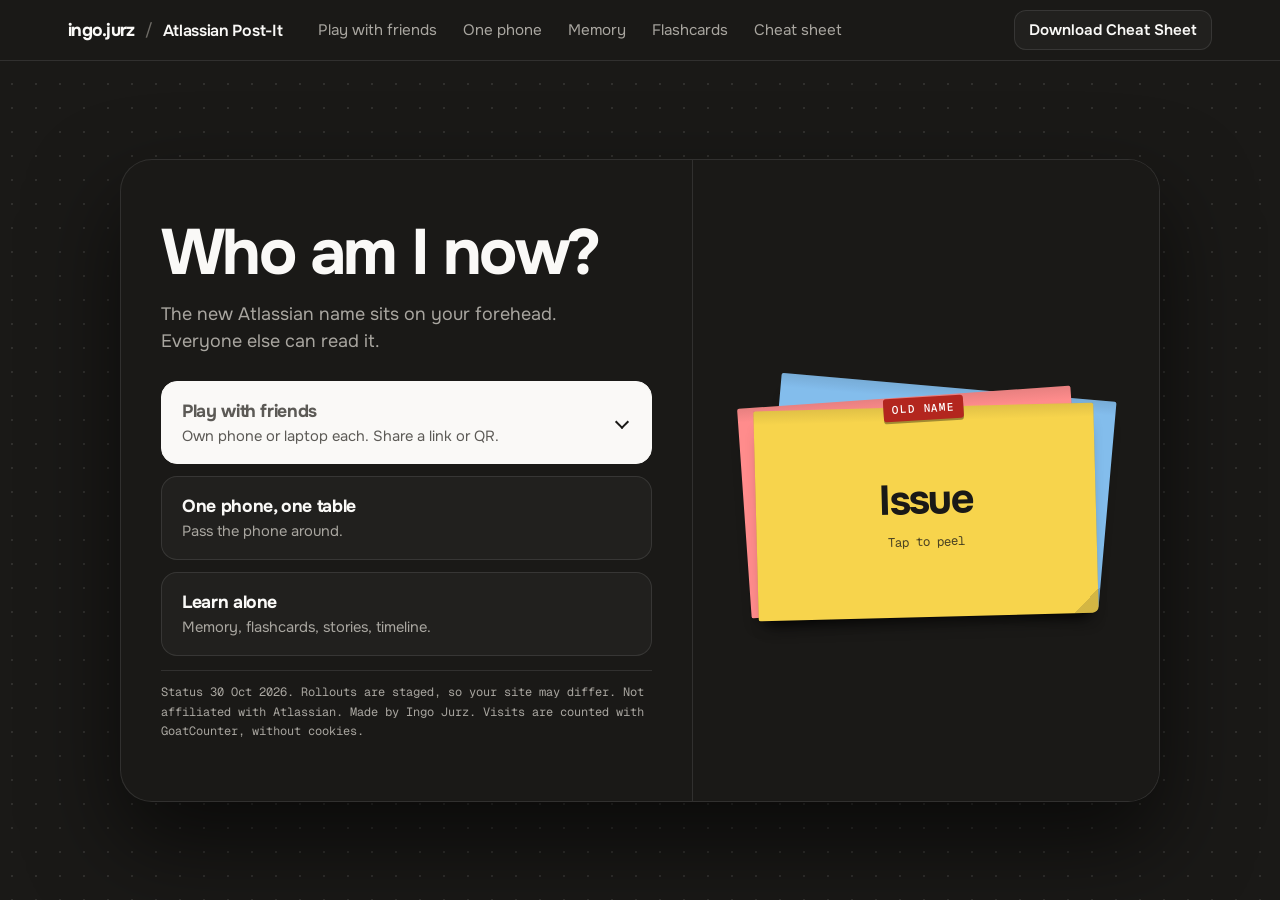
<file: deliverables/atlassiannamegames/index.html>
<!doctype html>
<html lang="en">
<head>
<meta charset="utf-8">
<meta name="viewport" content="width=device-width,initial-scale=1,viewport-fit=cover">
<title>Atlassian Post-It: Who Am I Now?</title>
<meta name="description" content="A multiplayer party game about Atlassian's renamed terms. Stick the new name on your forehead, guess it with friends. Free, no login.">
<meta property="og:title" content="Atlassian Post-It: Who Am I Now?">
<meta property="og:description" content="Issue, Work item, Project, Space. Guess the Atlassian term on your forehead, together with friends. Free, no login.">
<meta property="og:type" content="website">
<meta property="og:url" content="https://didact.digital/business-card/deliverables/atlassiannamegames/">
<meta property="og:image" content="https://didact.digital/business-card/deliverables/atlassiannamegames/og-image.png">
<meta property="og:image:width" content="1200">
<meta property="og:image:height" content="630">
<meta name="twitter:card" content="summary_large_image">
<meta name="theme-color" content="#1A1917">
<link rel="preload" href="fonts/onest-700.woff2" as="font" type="font/woff2" crossorigin>
<link rel="stylesheet" href="style.css">
</head>
<body>
<header class="nav" id="nav"><div class="navin">
<a class="who" href="https://didact.digital/business-card/">ingo.jurz</a><span class="sep" aria-hidden="true">/</span><button type="button" class="brand" data-go="home">Atlassian Post-It</button>
<nav class="links" id="links" aria-label="Game"><button type="button" data-go="friends">Play with friends</button><button type="button" data-go="onePhone">One phone</button><button type="button" data-go="memorySetup">Memory</button><button type="button" data-go="flash">Flashcards</button><button type="button" data-go="list">Cheat sheet</button><button type="button" class="mobpdf" data-pdf>Download Cheat Sheet</button></nav>
<span class="sp"></span><div id="navctx" class="navctx"></div><button type="button" class="btn small" id="pdfbtn" data-pdf>Download Cheat Sheet</button>
<button type="button" class="btn small" id="burger" aria-expanded="false" aria-controls="links">Menu</button>
</div></header>
<main class="stage"><div class="card" id="card"><div id="app"></div></div></main>
<div id="toast" class="toast" role="status" aria-live="polite"></div>
<noscript><p style="padding:20px">This game needs JavaScript.</p></noscript>
<script src="vendor/peerjs.min.js"></script>
<script src="vendor/qrcode.js"></script>
<script src="vendor/jsQR.js"></script>
<script data-goatcounter="https://didact.goatcounter.com/count" async src="//gc.zgo.at/count.js"></script>
<script src="cards.js?v=6"></script>
<script src="app.js?v=6"></script>
</body>
</html>
</file>
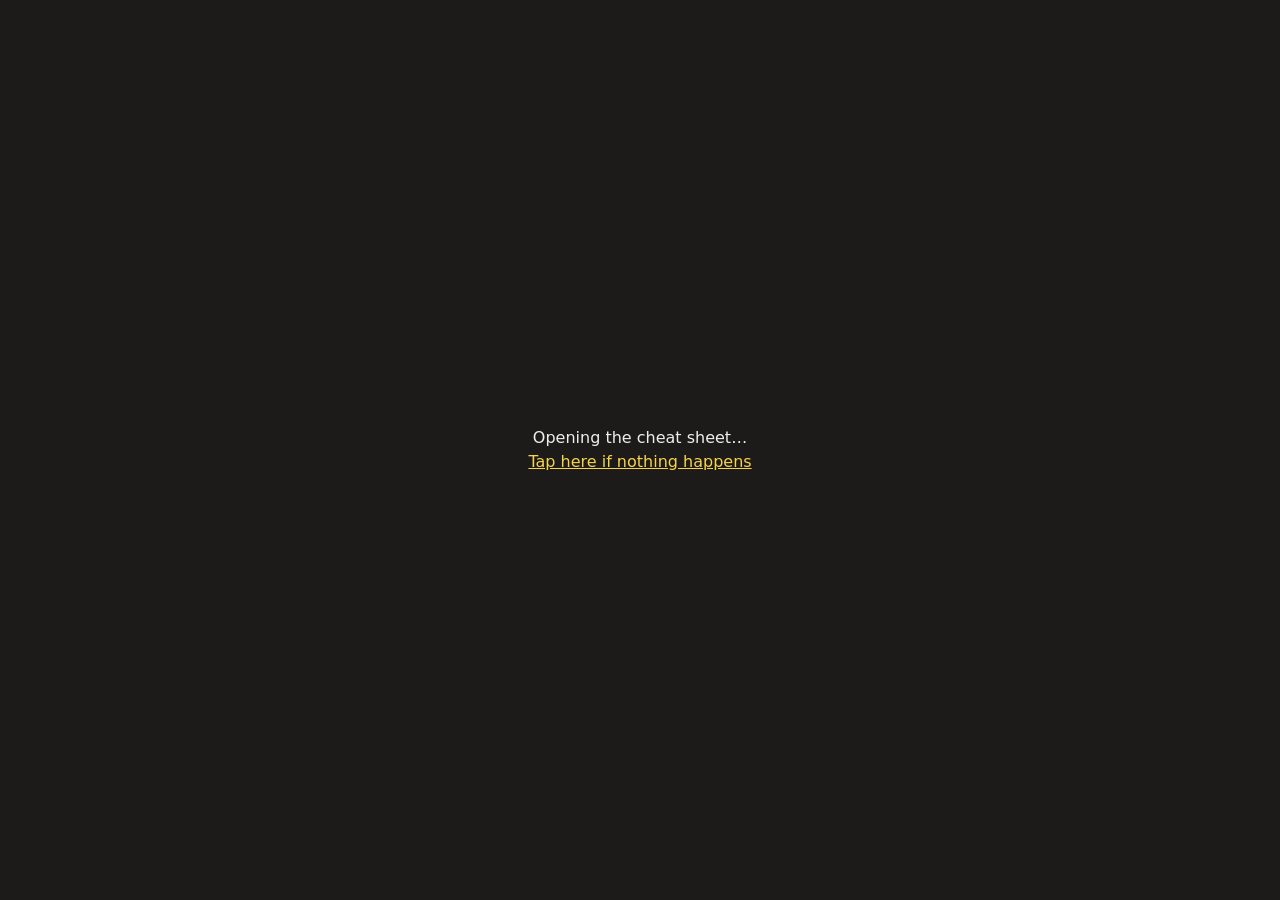
<file: deliverables/atlassiannamegames/cheat-sheet.html>
<!doctype html>
<html lang="en">
<head>
<meta charset="utf-8">
<meta name="viewport" content="width=device-width,initial-scale=1">
<meta name="robots" content="noindex">
<title>Atlassian Renamings Cheat Sheet</title>
<style>body{margin:0;min-height:100vh;display:grid;place-items:center;background:#1c1b19;color:#eee;font:16px/1.5 system-ui,sans-serif;text-align:center}a{color:#f7d34a}</style>
<script data-goatcounter="https://didact.goatcounter.com/count" async src="//gc.zgo.at/count.js"></script>
</head>
<body>
<p>Opening the cheat sheet&hellip;<br><a id="pdf" href="Atlassian-Renamings-Cheat-Sheet-by-Ingo-Jurz.pdf">Tap here if nothing happens</a></p>
<script>
// Counts the visit (GoatCounter reads utm_source from the URL as the referrer), then opens the PDF.
// A PDF cannot run a counting script itself, so the shared link points here.
// The redirect waits until the count request has finished (2.5 s at most), otherwise it could be cancelled.
var go=function(){location.replace(document.getElementById("pdf").href)},t0=Date.now();
(function wait(){
  var sent=performance.getEntriesByType("resource").some(function(e){return e.name.indexOf("goatcounter.com/count")>-1});
  if(sent||Date.now()-t0>2500)setTimeout(go,sent?150:0);else setTimeout(wait,100);
})();
</script>
</body>
</html>
</file>
<file: deliverables/atlassiannamegames/style.css>
/* Same language as the business card: Ink page, raised card, 16px rows, hairline borders, soft lift on hover. Colour belongs to the notes. */
@font-face{font-family:Onest;src:url(fonts/onest-400.woff2) format("woff2");font-weight:400;font-display:swap}
@font-face{font-family:Onest;src:url(fonts/onest-600.woff2) format("woff2");font-weight:600;font-display:swap}
@font-face{font-family:Onest;src:url(fonts/onest-700.woff2) format("woff2");font-weight:700;font-display:swap}
@font-face{font-family:"Geist Mono";src:url(fonts/geist-mono-400.woff2) format("woff2");font-weight:400;font-display:swap}
@font-face{font-family:"Geist Mono";src:url(fonts/geist-mono-500.woff2) format("woff2");font-weight:500;font-display:swap}
:root{
--ink:#1A1917;--paper:#FAF9F7;--card:#1A1917;--raise:#1A1917;--line:#FAF9F71A;--soft:#FAF9F708;--lift:#FAF9F712;--mute:#A9A6A0;
--canary:#F7D44C;--coral:#FF8C8C;--mint:#86E3BC;--sky:#8CCBFF;--lilac:#CDB4FF;--tangerine:#FFB866;--bad:#FF8C8C;--good:#86E3BC;
--sans:Onest,-apple-system,system-ui,sans-serif;--mono:"Geist Mono",ui-monospace,"SF Mono",Menlo,monospace;
--pad:clamp(16px,4vw,48px);--in:clamp(22px,5vw,40px);--shadow:0 14px 32px #0007}
*{box-sizing:border-box}
html{-webkit-text-size-adjust:100%;background:var(--ink);color-scheme:dark}
body{margin:0;min-height:100vh;min-height:100dvh;display:flex;flex-direction:column;color:var(--paper);font:400 16px/1.5 var(--sans);-webkit-font-smoothing:antialiased;background:var(--ink)}
body::before{content:"";position:fixed;inset:0;pointer-events:none;background:radial-gradient(rgba(250,249,247,.1) 1px,transparent 1.6px) 0 0/24px 24px}
.stage{flex:1;display:grid;place-items:center;position:relative;z-index:1;padding:clamp(18px,4vw,48px) max(var(--pad),env(safe-area-inset-right)) max(var(--pad),env(safe-area-inset-bottom)) max(var(--pad),env(safe-area-inset-left))}
::selection{background:var(--paper);color:var(--ink)}
button,input,select{font:inherit;color:inherit}
:focus-visible{outline:2px solid var(--paper);outline-offset:3px;border-radius:6px}
[hidden]{display:none!important}
.sr{position:absolute;width:1px;height:1px;overflow:hidden;clip:rect(0 0 0 0)}
h1,h2,h3{margin:0;font-weight:700;letter-spacing:-.04em;line-height:1.05}
p{margin:.5em 0}

/* the card */
.card{position:relative;z-index:1;width:100%;max-width:1040px;background:var(--card);border:1px solid var(--line);border-radius:28px;overflow:hidden;box-shadow:0 40px 90px #0009;transition:max-width .3s}
@media(min-width:700px){.card{border-radius:32px}}
/* top navigation: solid Ink, full width */
.nav{position:sticky;top:0;z-index:10;background:var(--ink);border-bottom:1px solid var(--line)}
.navin{max-width:1240px;margin:0 auto;height:60px;display:flex;align-items:center;gap:10px;padding:0 var(--pad)}
.nav .who{font-weight:700;font-size:1.1rem;letter-spacing:-.04em;color:var(--paper);text-decoration:none}
.nav .who:hover{text-decoration:underline;text-underline-offset:4px}
.nav .sep{color:#6F6C67}
.nav .brand{background:none;border:0;padding:0;font:600 1rem var(--sans);letter-spacing:-.02em;color:var(--paper);cursor:pointer;white-space:nowrap}
.nav .sp{flex:1}
.links{display:flex;gap:2px;margin-left:14px}
.links button{background:none;border:0;border-radius:10px;min-height:40px;padding:0 12px;color:var(--mute);font:500 .95rem var(--sans);cursor:pointer;white-space:nowrap;transition:background .2s,color .2s}
.links button:hover{color:var(--paper);background:var(--soft)}
.links button.on{color:var(--paper);background:var(--lift)}
.navctx{display:flex;align-items:center;gap:8px}
.btn.small{min-height:40px;padding:0 14px;border-radius:12px;font-size:.95rem}
#burger{display:none}.mobpdf{display:none}
@media(max-width:900px){
.links{display:none;position:absolute;left:0;right:0;top:60px;flex-direction:column;margin:0;padding:10px var(--pad) 14px;background:var(--ink);border-bottom:1px solid var(--line)}
.nav.open .links{display:flex}.links button{text-align:left;min-height:46px}
#burger{display:inline-flex}#pdfbtn{display:none}.mobpdf{display:block}
}
@media(max-width:380px){.nav .brand{font-size:.92rem}}
.wrap{padding:0 var(--in)}
#app>.wrap:last-child{padding-bottom:calc(var(--in) * 1.1)}
.label,.field{font:500 11px/1 var(--mono);letter-spacing:.07em;text-transform:uppercase;color:var(--mute)}
.field{display:block;margin:.9em 0 .5em}

/* label-maker tape */
.tape{display:inline-block;font:500 11px/1 var(--mono);text-transform:uppercase;letter-spacing:.07em;color:var(--ink);background:var(--paper);padding:.55em .8em .5em;border-radius:3px;box-shadow:0 2px 0 rgba(0,0,0,.35);max-width:100%;overflow:hidden;text-overflow:ellipsis;white-space:nowrap;vertical-align:middle}
.tape.red{background:#B3261E;color:#fff}
.tape.sm{font-size:10px;padding:.5em .65em .45em}

/* sticky note */
.note{--c:var(--canary);position:relative;background:var(--c);color:var(--ink);padding:32px 22px 26px;border-radius:2px 2px 6px 2px;box-shadow:0 14px 16px -10px rgba(0,0,0,.7),0 1px 0 rgba(0,0,0,.2);transform:rotate(var(--rot,-1.5deg));text-align:center;transition:transform .2s,box-shadow .2s}
.note::before{content:"";position:absolute;inset:0 0 auto 0;height:14px;background:linear-gradient(rgba(26,25,23,.1),transparent)}
.note::after{content:"";position:absolute;right:0;bottom:0;width:24px;height:24px;background:linear-gradient(135deg,transparent 50%,rgba(26,25,23,.16) 50%);border-top-left-radius:6px}
.c-canary{--c:var(--canary)}.c-coral{--c:var(--coral)}.c-mint{--c:var(--mint)}.c-sky{--c:var(--sky)}.c-lilac{--c:var(--lilac)}.c-tangerine{--c:var(--tangerine)}
.note .big{display:block;font-weight:700;font-size:clamp(1.5rem,5.4vw,2.4rem);line-height:1.05;letter-spacing:-.04em;overflow-wrap:anywhere}
.note .meta{display:block;font:400 .78rem/1.35 var(--mono);margin-top:.6em;color:rgba(26,25,23,.78)}

/* buttons and rows */
.btn{appearance:none;display:inline-flex;justify-content:center;align-items:center;gap:10px;min-height:54px;padding:0 22px;border-radius:16px;border:1px solid var(--line);background:var(--soft);color:var(--paper);font:600 16px var(--sans);text-decoration:none;cursor:pointer;-webkit-tap-highlight-color:transparent;transition:transform .2s,background .2s,box-shadow .2s}
.btn.primary{background:var(--paper);color:var(--ink);border-color:var(--paper)}
.btn.good{background:var(--mint);color:var(--ink);border-color:var(--mint)}
.btn.ghost{border-color:transparent;background:none;color:var(--mute);min-height:40px;padding:0 12px}
.btn[disabled]{opacity:.4;cursor:not-allowed}
.btn:active,.path:active{transform:scale(.98)}
@media(hover:hover){.btn:not([disabled]):hover,.path:hover{background:var(--lift);transform:translateY(-1px);box-shadow:var(--shadow)}.btn.primary:hover{background:#fff}.btn.ghost:hover{box-shadow:none;color:var(--paper)}.note:hover{box-shadow:0 20px 22px -10px rgba(0,0,0,.75)}.tile .note:hover,.people .note:hover{transform:rotate(var(--rot)) translateY(-3px)}}
input[type=text],select{width:100%;min-height:54px;padding:0 16px;border-radius:16px;border:1px solid var(--line);background:var(--soft);color:var(--paper)}
input[type=text]:focus,select:focus{border-color:var(--paper);outline:none}
input[type=text]::placeholder{color:#7d7a74}
select option{background:var(--card)}
.path{text-align:left;padding:16px 20px;border-radius:16px;border:1px solid var(--line);background:var(--soft);cursor:pointer;display:block;width:100%;color:var(--paper);transition:transform .2s,background .2s,box-shadow .2s}
.path b{display:block;font-size:1.1rem;letter-spacing:-.02em}.path span{color:var(--mute);font-size:.92rem}
.path.lead{background:var(--paper);color:var(--ink);border-color:var(--paper)}.path.lead span{color:#5C5A56}
@media(hover:hover){.path.lead:hover{background:#fff}}
.top{display:flex;align-items:center;justify-content:space-between;gap:10px;margin:22px 0 18px;min-height:40px}
.panel{background:var(--soft);border:1px solid var(--line);border-radius:16px;padding:clamp(20px,4vw,30px)}
.panel h2{font-size:1.5rem;margin-bottom:6px}
.hint{color:var(--mute);font-size:.92rem}
details.panel summary{cursor:pointer;font-weight:600}

/* home */
.stack{position:relative;height:270px;max-width:340px;margin:4px auto 0;width:100%}
.stack .note{position:absolute;left:0;right:0;bottom:0;height:210px;display:flex;flex-direction:column;align-items:center;justify-content:center;gap:4px}
.stack .n1{--rot:5deg;left:16px;right:-12px;bottom:20px;opacity:.92}
.stack .n2{--rot:-4deg;left:-12px;right:18px;bottom:10px}
.stack .n3{cursor:pointer;border:0;width:100%}
@media(hover:hover){.stack .n3:hover{transform:rotate(-1deg) translateY(-6px)}}
.stack .n3 .tape{position:absolute;top:-10px;left:50%;transform:translateX(-50%) rotate(-2deg);z-index:2}
.stack .n3 .big{font-size:clamp(1.9rem,8vw,2.6rem)}
.paths{display:grid;gap:8px;margin:18px 0 4px}
.joinrow{display:flex;gap:10px;margin-top:10px;align-items:end}
.joinrow>div{flex:1;min-width:0}
.code-in{text-transform:uppercase;letter-spacing:.3em;font:500 1.15rem var(--mono)!important}

/* lobby */
.lobby{display:grid;gap:18px}
@media(min-width:820px){.lobby{grid-template-columns:1fr 1.1fr;align-items:start}}
.ticket{background:var(--paper);color:var(--ink);border-radius:12px;padding:28px 24px;text-align:center;filter:drop-shadow(0 10px 14px rgba(0,0,0,.4));-webkit-mask:radial-gradient(circle 11px at 0 50%,#0000 98%,#000) left/51% 100% no-repeat,radial-gradient(circle 11px at 100% 50%,#0000 98%,#000) right/51% 100% no-repeat;mask:radial-gradient(circle 11px at 0 50%,#0000 98%,#000) left/51% 100% no-repeat,radial-gradient(circle 11px at 100% 50%,#0000 98%,#000) right/51% 100% no-repeat}
.ticket .tape{background:var(--ink);color:var(--paper)}
.ticket .code{font:500 clamp(2.3rem,11vw,3.3rem)/1 var(--mono);letter-spacing:.16em;margin:.35em 0 .15em;padding-left:.16em}
.ticket .qr{width:min(200px,60%);margin:12px auto;padding:6px;border:1px solid #E6E4E0;border-radius:10px}
.ticket .qr svg{display:block;width:100%;height:auto}
.ticket .row{display:flex;gap:8px;justify-content:center;flex-wrap:wrap}
.ticket .btn{background:none;color:var(--ink);border-color:#cfccc6}.ticket .btn.primary{background:var(--ink);color:var(--paper);border-color:var(--ink)}
@media(hover:hover){.ticket .btn:hover{background:#efede9;box-shadow:none}.ticket .btn.primary:hover{background:#34322F}}
.people{display:grid;grid-template-columns:repeat(auto-fill,minmax(124px,1fr));gap:24px 18px;margin:16px 0;padding:0;list-style:none}
.people li{display:flex;flex-direction:column;align-items:center;gap:6px;min-width:0}
.people .note{width:100%;padding:22px 12px 16px}.people .note .big{font-size:1.1rem}
.people .off{opacity:.4}
.pop{animation:pop .35s cubic-bezier(.2,1.5,.4,1) both}
@keyframes pop{from{transform:scale(.6) rotate(8deg);opacity:0}}

/* game */
.bar{display:flex;align-items:center;gap:14px;margin:16px 0 14px}
.clock{flex:1;min-width:0}
.clock b{font:500 1.8rem/1 var(--mono);font-variant-numeric:tabular-nums;letter-spacing:-.02em}
.clock b::after{content:" s";font-size:.9rem;color:var(--mute)}
.clock i{display:block;height:6px;border-radius:99px;background:var(--line);margin-top:7px;overflow:hidden}
.clock i::after{content:"";display:block;height:100%;background:var(--paper);transform-origin:left;transform:scaleX(var(--p,1));transition:transform .25s linear}
.clock.low i::after{background:var(--bad)}.clock.low b{color:var(--bad)}
.wall{display:grid;grid-template-columns:repeat(auto-fill,minmax(160px,1fr));gap:36px 24px}
@media(max-width:480px){.wall{grid-template-columns:repeat(2,1fr);gap:30px 14px}}
.tile{position:relative;display:flex;flex-direction:column;align-items:center;gap:8px;min-width:0}
.tile .note{width:100%;min-height:128px;display:flex;flex-direction:column;align-items:center;justify-content:center}
.tile.slap .note{animation:slap .5s cubic-bezier(.2,1.5,.4,1) both;animation-delay:calc(var(--i,0)*110ms)}
@keyframes slap{0%{opacity:0;transform:translateY(-70px) scale(1.4) rotate(calc(var(--rot) + 14deg))}60%{opacity:1}100%{transform:rotate(var(--rot))}}
.tile.done .note{filter:saturate(.5) brightness(.92)}
.tile .stamp{position:absolute;top:2px;right:-4px;z-index:3;font:500 .78rem var(--mono);background:var(--paper);color:var(--ink);padding:.35em .6em;border-radius:3px;transform:rotate(6deg)}
.tile.me{grid-column:1/-1}
@media(min-width:700px){.tile.me{grid-column:span 2}}
.me .note{min-height:190px}
.me .note .q{display:block;font-weight:700;font-size:clamp(3.6rem,14vw,5.6rem);line-height:.9;letter-spacing:-.06em}
.me .hints{font:400 .85rem/1.45 var(--mono);text-align:left;margin:.8em auto 0;max-width:32ch;list-style:none;padding:0}
.me .hints li{margin:.2em 0}
.me .btn{width:100%}
.shake{animation:shake .4s}
@keyframes shake{20%,60%{transform:translateX(-7px)}40%,80%{transform:translateX(7px)}}
.feed{list-style:none;margin:22px 0 0;padding:0;font:400 .85rem var(--mono);color:var(--mute)}
.feed li{padding:.4em 0;border-bottom:1px solid var(--line)}
.feed .ok{color:var(--good)}.feed .no{color:var(--bad)}

dialog{border:1px solid var(--line);border-radius:24px;padding:0;max-width:min(500px,94vw);width:100%;background:var(--card);color:var(--paper);box-shadow:0 40px 90px #000}
dialog::backdrop{background:rgba(10,9,8,.7);backdrop-filter:blur(3px)}
dialog form{padding:26px;display:grid;gap:12px}
.opts{max-height:42vh;overflow:auto;display:grid;gap:8px}
.opts button{text-align:left;min-height:50px;padding:0 16px;border-radius:14px;border:1px solid var(--line);background:var(--soft);cursor:pointer;font-weight:500;transition:background .2s,transform .2s}
@media(hover:hover){.opts button:hover{background:var(--lift);transform:translateY(-1px)}}
.opts button:focus-visible{background:var(--lift)}

/* reveal / final */
.rv{display:grid;gap:10px}
.rv .row{display:grid;grid-template-columns:minmax(130px,190px) 1fr;gap:26px;align-items:center;padding:22px;border:1px solid var(--line);border-radius:16px;background:var(--soft);transition:background .2s,transform .2s,box-shadow .2s}
@media(hover:hover){.rv .row:hover{background:var(--lift);transform:translateY(-1px);box-shadow:var(--shadow)}}
@media(max-width:520px){.rv .row{grid-template-columns:1fr}}
.rv .note{padding:26px 14px 18px}.rv .note .big{font-size:1.35rem}
.rv .was{font:400 .82rem var(--mono);color:var(--mute)}
.rv .who{font-weight:700;letter-spacing:-.02em}
.leftover{border-left:3px solid var(--paper);padding-left:12px;color:var(--mute);margin:.8em 0 0;font-size:.92rem}
.rank{list-style:none;margin:0;padding:0}
.rank li{display:flex;justify-content:space-between;align-items:center;gap:10px;padding:.95em 1.25em;border:1px solid var(--line);border-radius:16px;margin:8px 0;background:var(--soft)}
.rank li:first-child{background:var(--canary);color:var(--ink);border-color:var(--canary)}
.rank b{font:500 1.3rem var(--mono)}
.podium{font-size:clamp(2.2rem,9vw,3.6rem);margin:.4em 0 .5em}

/* solo */
.grid{display:grid;grid-template-columns:repeat(4,1fr);gap:10px}
@media(min-width:620px){.grid{grid-template-columns:repeat(6,1fr)}}
.mc{aspect-ratio:3/4;border-radius:3px 3px 8px 3px;border:0;background:var(--canary);color:var(--ink);font:700 clamp(.74rem,2.6vw,.95rem)/1.1 var(--sans);letter-spacing:-.02em;padding:4px;cursor:pointer;overflow-wrap:anywhere;box-shadow:0 8px 10px -8px #000;transition:transform .2s}
@media(hover:hover){.mc:not(.done):hover{transform:translateY(-3px)}}
.mc.down{background:repeating-linear-gradient(45deg,var(--raise),var(--raise) 7px,var(--card) 7px,var(--card) 14px);color:transparent;box-shadow:none;border:1px solid var(--line)}
.mc.done{background:var(--mint);opacity:.6;cursor:default}
.cardface .term{font-weight:700;letter-spacing:-.04em;font-size:clamp(1.8rem,7vw,2.5rem);line-height:1.08;margin:.6em 0}
.table{width:100%;border-collapse:collapse;font-size:.93rem}.table td{padding:10px 6px;border-bottom:1px solid var(--line);vertical-align:top}
.table small{color:var(--mute)}
.toast{position:fixed;left:50%;bottom:max(24px,env(safe-area-inset-bottom));transform:translate(-50%,20px);background:var(--paper);color:var(--ink);padding:10px 16px;border-radius:99px;opacity:0;transition:.3s;pointer-events:none;max-width:92vw;font:500 14px var(--sans);z-index:20}
.toast.on{opacity:1;transform:translate(-50%,0)}
footer{margin-top:14px;color:var(--mute);font:400 12px/1.6 var(--mono);border-top:1px solid var(--line);padding-top:12px;text-align:center}
footer a{color:var(--paper)}
@media(prefers-reduced-motion:reduce){*,*::before,*::after{animation:none!important;transition:none!important}.note{transform:none}}

/* home: copy and actions left, note stack right */
.home{display:grid;min-height:min(640px,calc(100dvh - 150px))}
.hl{padding:clamp(30px,5vw,60px) var(--in);align-self:center}
.hl h1{font-size:clamp(2.4rem,6vw,4rem);max-width:8em}
.hl .sub{color:var(--mute);font-size:1.12rem;margin:.8em 0 0;max-width:24em}
.hl .paths{margin:26px 0 6px;max-width:520px}
.hl .joinrow{max-width:520px}
.hl footer{text-align:left;max-width:520px}
.hr{order:-1;display:grid;place-items:center;padding:clamp(40px,7vw,72px) var(--in);background:var(--card);border-bottom:1px solid var(--line)}
@media(min-width:900px){.home{grid-template-columns:1.1fr .9fr}.hr{order:0;border-bottom:0;border-left:1px solid var(--line)}}

/* stories, accordion, timeline */
.sec{margin-top:14px}.sec h3.label{margin-bottom:6px;color:var(--paper)}.sec p{margin:0;color:var(--mute)}
.srcl{margin:14px 0 0}.srcl a{color:var(--paper)}
.stt{font-size:clamp(1.5rem,5vw,2.2rem);margin:.3em 0 .2em}
.was{font:400 .85rem var(--mono);color:var(--mute);margin:.2em 0 0}.was b{color:var(--paper);font-weight:500}
.tabs{display:inline-flex;gap:4px;padding:4px;border:1px solid var(--line);border-radius:14px;background:var(--soft);margin:6px 0 14px}
.tabs button{min-height:40px;padding:0 18px;border:0;border-radius:10px;background:none;color:var(--mute);font:600 .95rem var(--sans);cursor:pointer;transition:background .2s,color .2s}
.tabs button[aria-selected=true]{background:var(--paper);color:var(--ink)}
.grp{font-size:1.1rem;margin:22px 0 10px}
.acc{display:grid;gap:8px}
.item{border:1px solid var(--line);border-radius:16px;background:var(--soft);transition:background .2s,box-shadow .2s}
@media(hover:hover){.item:hover{background:var(--lift);box-shadow:var(--shadow)}}
.item .head{width:100%;display:flex;align-items:center;gap:16px;min-height:76px;padding:16px 20px;background:none;border:0;color:var(--paper);text-align:left;cursor:pointer;font:inherit}
.item .head small{display:block;color:var(--mute);font-size:.82rem;margin-top:2px}
.item .head i{flex:none;width:9px;height:9px;border-right:2px solid var(--mute);border-bottom:2px solid var(--mute);transform:rotate(45deg);transition:transform .2s}
.item .head[aria-expanded=true] i{transform:rotate(-135deg)}

.tl{overflow-x:auto;border:1px solid var(--line);border-radius:16px;margin-top:10px}
.tlg{display:grid;grid-template-columns:140px repeat(var(--n),176px);width:max-content}
.th{padding:12px 10px;font:500 11px var(--mono);letter-spacing:.07em;text-transform:uppercase;color:var(--mute);border-bottom:1px solid var(--line)}
.sticky{position:sticky;left:0;z-index:2;background:var(--card);border-right:1px solid var(--line)}
.tn{padding:18px 14px;font-weight:600;font-size:.92rem;border-bottom:1px solid var(--line)}
.tc{padding:16px 12px;display:flex;flex-direction:column;gap:14px;border-bottom:1px solid var(--line);border-right:1px dashed var(--line)}
.chip{border:0;text-align:left;cursor:pointer;background:var(--c,var(--canary));color:var(--ink);padding:14px 14px 12px;border-radius:2px 2px 6px 2px;box-shadow:0 8px 10px -8px #000;font:inherit;transition:transform .2s,box-shadow .2s}
.chip b{display:block;font-weight:700;letter-spacing:-.03em;line-height:1.1;font-size:.95rem}
.chip small{display:block;font:400 .72rem var(--mono);margin-top:4px;opacity:.8}
@media(hover:hover){.chip:hover{transform:translateY(-2px);box-shadow:0 12px 14px -8px #000}}
#sd .sdin{padding:30px 30px 10px}#sd .btn{margin:0 30px 30px;width:calc(100% - 60px)}

/* home: friends panel */
.pgroup .path.lead{display:flex;align-items:center;justify-content:space-between;gap:14px}
.ptx b{display:block}.ptx span{display:block}
.chev{flex:none;width:10px;height:10px;border-right:2px solid currentColor;border-bottom:2px solid currentColor;transform:rotate(45deg);margin-right:4px;transition:transform .3s cubic-bezier(.2,.8,.2,1)}
.pgroup.open .chev{transform:rotate(-135deg)}
.pfwrap{display:grid;grid-template-rows:0fr;opacity:0;transition:grid-template-rows .4s cubic-bezier(.2,.8,.2,1),opacity .3s}
.pgroup.open .pfwrap{grid-template-rows:1fr;opacity:1}
.pfin{overflow:hidden;min-height:0}
.pfbox{margin-top:10px;padding:22px;border:1px solid var(--line);border-radius:16px;background:var(--soft);display:grid;gap:14px}
.pfbox .or{margin:0;text-align:center;font:500 11px var(--mono);letter-spacing:.07em;text-transform:uppercase;color:var(--mute)}
.pfbox .joinrow{margin:0}
.scin{padding:24px;display:grid;gap:14px}
.scin video{width:100%;aspect-ratio:1;object-fit:cover;border-radius:16px;background:#000}
.paths{gap:12px}

/* accordion */
.item .head .no{flex:none;width:34px;height:34px;border-radius:10px;display:grid;place-items:center;background:var(--lift);color:var(--mute);font:500 .8rem var(--mono)}
.item .head .ht{flex:1;min-width:0}
.pwrap{display:grid;grid-template-rows:0fr;opacity:0;transition:grid-template-rows .4s cubic-bezier(.2,.8,.2,1),opacity .3s}
.item.open .pwrap{grid-template-rows:1fr;opacity:1}
.pbody{overflow:hidden;min-height:0}
.pin{padding:4px 22px 26px 70px;border-top:1px solid var(--line)}
@media(max-width:560px){.pin{padding-left:22px}}

/* flashcard flip */
.fc3d{perspective:1600px}
.fc{display:grid;transform-style:preserve-3d;transition:transform .75s cubic-bezier(.2,.8,.2,1)}
.fc.flipped{transform:rotateY(180deg)}
.fface{grid-area:1/1;backface-visibility:hidden;-webkit-backface-visibility:hidden;background:var(--card);border:1px solid var(--line);border-radius:16px;padding:clamp(24px,5vw,40px);min-height:260px;box-shadow:inset 0 0 0 100vmax var(--soft)}
.fback{transform:rotateY(180deg)}
.fface .term{font-weight:700;letter-spacing:-.04em;font-size:clamp(1.9rem,7vw,2.8rem);line-height:1.08;margin:.7em 0 .3em}
.row2{display:grid;grid-template-columns:1fr 1fr;gap:14px;margin-top:20px}
.row2 .btn:only-child{grid-column:1/-1}

/* motion */
@keyframes rise{from{opacity:0;transform:translateY(14px)}}
@keyframes fade{from{opacity:0}}
@keyframes dlg{from{opacity:0;transform:translateY(16px) scale(.97)}}
@keyframes flipin{from{transform:rotateY(90deg)}}
@keyframes turn{0%{transform:rotate(var(--rot,-1.5deg)) rotateX(0)}50%{transform:rotate(var(--rot,-1.5deg)) rotateX(88deg)}100%{transform:rotate(var(--rot,-1.5deg)) rotateX(0)}}
#app>*{animation:rise .42s cubic-bezier(.2,.8,.2,1) both}
dialog[open]{animation:dlg .3s cubic-bezier(.2,.8,.2,1)}
dialog[open]::backdrop{animation:fade .3s}
.note.turn{animation:turn .46s ease-in-out}
.mc.flipin{animation:flipin .35s cubic-bezier(.2,.8,.2,1)}
.chip{animation:pop .45s cubic-bezier(.2,1.4,.4,1) both;animation-delay:calc(var(--i,0)*45ms)}
.rv>*,.rank li,.feed li{animation:rise .45s cubic-bezier(.2,.8,.2,1) both}
.rv>*:nth-child(2),.rank li:nth-child(2){animation-delay:.07s}.rv>*:nth-child(3),.rank li:nth-child(3){animation-delay:.14s}.rv>*:nth-child(4),.rank li:nth-child(4){animation-delay:.21s}.rv>*:nth-child(5),.rank li:nth-child(5){animation-delay:.28s}.rv>*:nth-child(n+6),.rank li:nth-child(n+6){animation-delay:.35s}
.podium{animation:pop .6s cubic-bezier(.2,1.4,.4,1) both}
.nav.open .links{animation:rise .3s cubic-bezier(.2,.8,.2,1)}
.tile.done .note,.tile .stamp{animation:pop .45s cubic-bezier(.2,1.4,.4,1) both}
.feed li:first-child{animation-name:rise}
.ticket,.people li{animation:rise .5s cubic-bezier(.2,.8,.2,1) both}
.people li.pop{animation:pop .4s cubic-bezier(.2,1.5,.4,1) both}
.item,.rank li,.rv .row,.panel{transition:background .2s,box-shadow .25s,transform .25s}
.tabs button,.links button,.opts button{transition:background .25s,color .25s,transform .2s}
</file>
